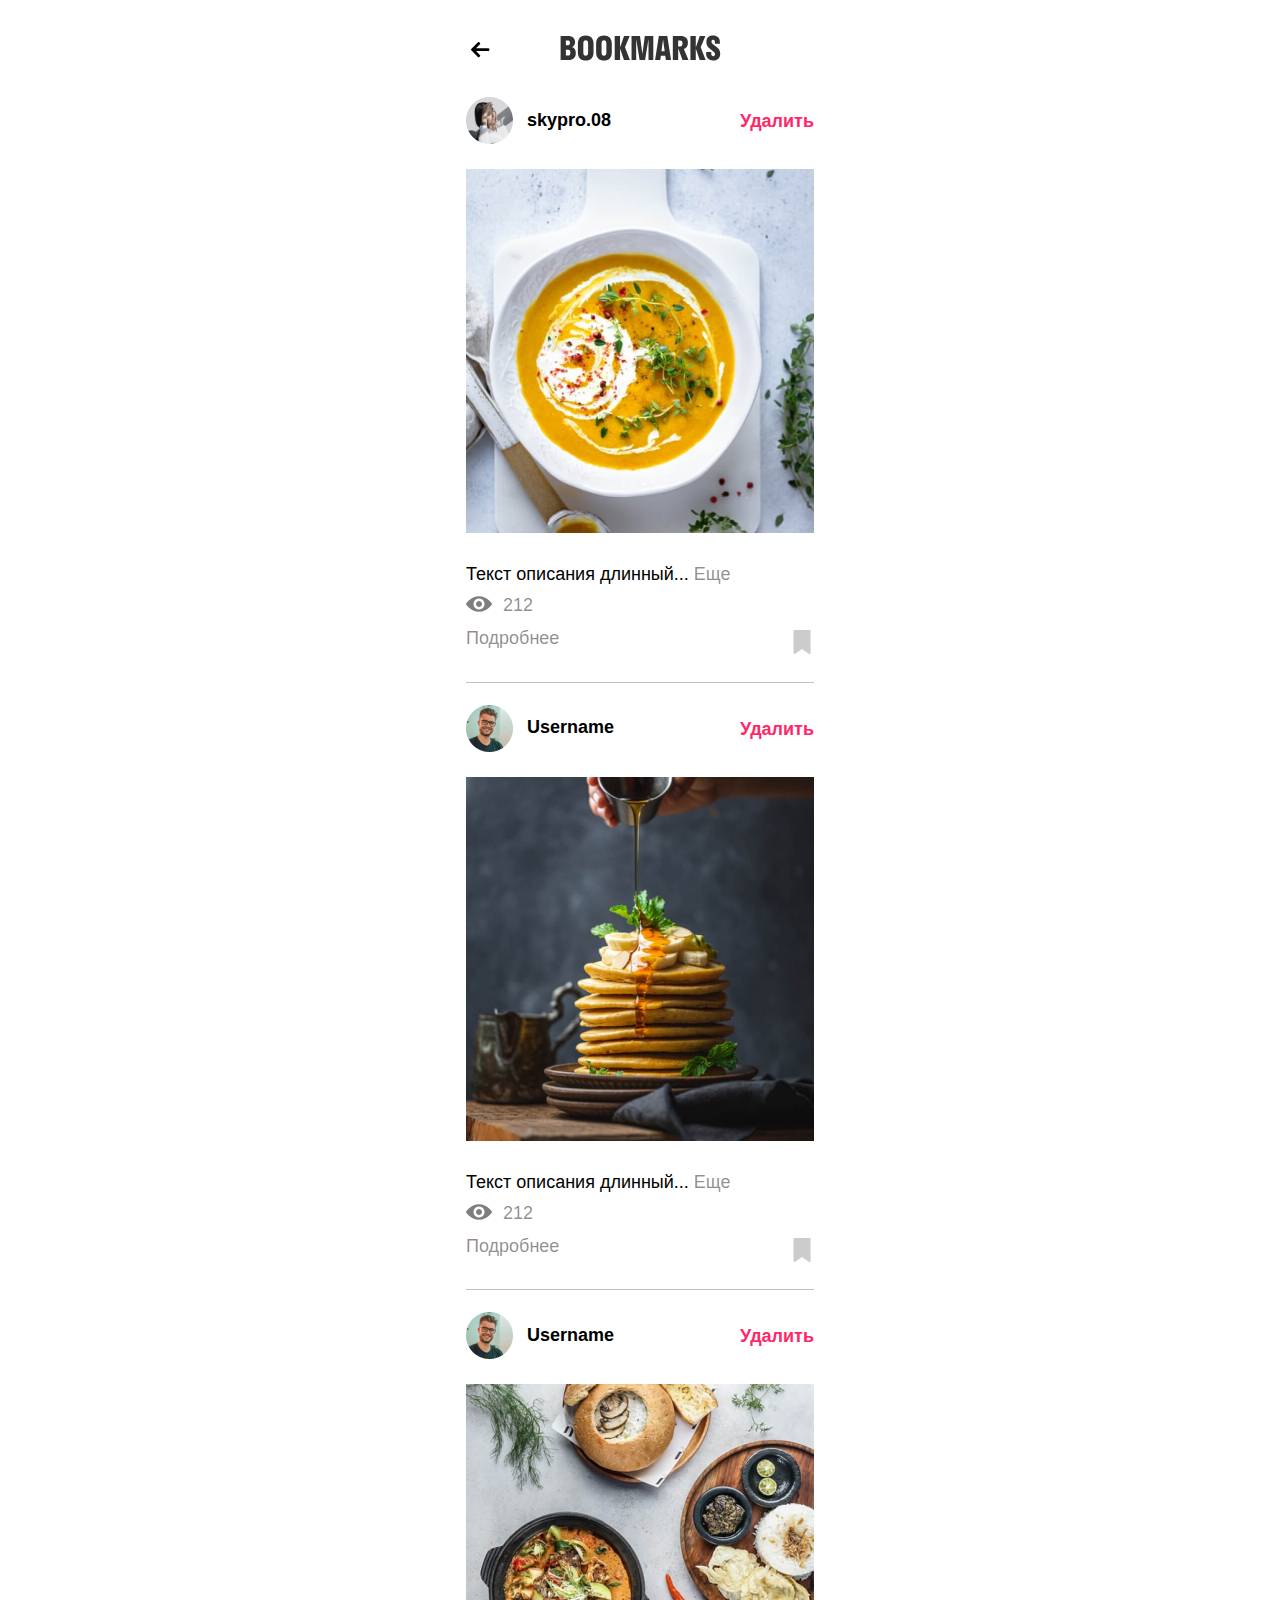
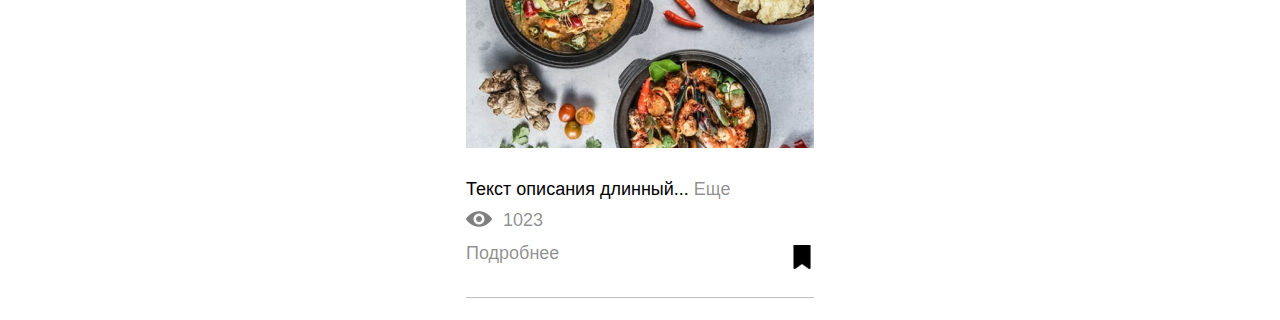
<file: templates/bookmarks.html>
<!DOCTYPE html>
<html lang="ru">

<head>
  <meta charset="UTF-8">
  <meta name="viewport" content="width=device-width, initial-scale=1.0">
  <title>SKYPROGRAM bookmarks</title>
  <link href="/static/css/styles.min.css" rel="stylesheet">
</head>

<body>
  <header class="container header">
    <div class="header__wrapper">
      <a href="/" class="header__btn-back">
        <svg class="header__btn-icon" width="19" height="16">
          <use xmlns:xlink="http://www.w3.org/1999/xlink" xlink:href="#back"></use>
        </svg>
      </a>
      <a href="/" class="header__logo-link">
        <svg class="header__logo" width="161" height="26">
          <use xmlns:xlink="http://www.w3.org/1999/xlink" xlink:href="#bookmarks"></use>
        </svg>
      </a>
    </div>
  </header>
  <main class="container">
    <section class="items">
      <div class="items__item item">
        <div class="item__top">
          <a href="/templates/user-feed.html" class="item__head">
            <div class="item__ava-wrap">
              <img src="/static/img/ava1.png" alt="" class="item__ava" width="47">
            </div>
            <span class="item__username">skypro.08</span>
          </a>
          <a href="#" class="item__delete">Удалить</a>
        </div>
        <a href="/templates/post.html" class="item__post-link">
          <img src="/static/img/post5.jpg" alt="" width="348" class="item__post-img">
        </a>
        <p class="item__descr">Текст описания длинный... <a href="/templates/post.html" class="item__btn-more">Еще</a></p>
        <div class="item__post-info">
          <div class="item__counter">
            <img src="/static/img/eye.png" alt="" class="item__counter-icon" width="26">
            <span class="item__counter-text">212</span>
          </div>
        </div>
        <div class="item__post-bottom">
          <a href="/templates/post.html" class="item__btn-more">Подробнее</a>
          <button type="button" class="item__bookmark-btn">
            <img src="/static/img/bookmark.png" alt="" class="item__bookmark-icon" width="24">
          </button>
        </div>
      </div>
      <div class="items__item item">
        <div class="item__top">
          <a href="/templates/user-feed.html" class="item__head">
            <div class="item__ava-wrap">
              <img src="/static/img/ava2.png" alt="" class="item__ava" width="47">
            </div>
            <span class="item__username">Username</span>
          </a>
          <a href="#" class="item__delete">Удалить</a>
        </div>
        <a href="/templates/post.html" class="item__post-link">
          <img src="/static/img/post6.jpg" alt="" width="348" class="item__post-img">
        </a>
        <p class="item__descr">Текст описания длинный... <a href="/templates/post.html" class="item__btn-more">Еще</a></p>
        <div class="item__post-info">
          <div class="item__counter">
            <img src="/static/img/eye.png" alt="" class="item__counter-icon" width="26">
            <span class="item__counter-text">212</span>
          </div>
        </div>
        <div class="item__post-bottom">
          <a href="/templates/post.html" class="item__btn-more">Подробнее</a>
          <button type="button" class="item__bookmark-btn">
            <img src="/static/img/bookmark.png" alt="" class="item__bookmark-icon" width="24">
          </button>
        </div>
      </div>
      <div class="items__item item">
        <div class="item__top">
          <a href="/templates/user-feed.html" class="item__head">
            <div class="item__ava-wrap">
              <img src="/static/img/ava2.png" alt="" class="item__ava" width="47">
            </div>
            <span class="item__username">Username</span>
          </a>
          <a href="#" class="item__delete">Удалить</a>
        </div>
        <a href="/templates/post.html" class="item__post-link">
          <img src="/static/img/post7.jpg" alt="" width="348" class="item__post-img">
        </a>
        <p class="item__descr">Текст описания длинный... <a href="/templates/post.html" class="item__btn-more">Еще</a></p>
        <div class="item__post-info">
          <div class="item__counter">
            <img src="/static/img/eye.png" alt="" class="item__counter-icon" width="26">
            <span class="item__counter-text">1023</span>
          </div>
        </div>
        <div class="item__post-bottom">
          <a href="/templates/post.html" class="item__btn-more">Подробнее</a>
          <button type="button" class="item__bookmark-btn active">
            <img src="/static/img/bookmark.png" alt="" class="item__bookmark-icon" width="24">
          </button>
        </div>
      </div>
    </section>
  </main>
  <svg xmlns="http://www.w3.org/2000/svg" style="display:none">
    <symbol id="back" viewbox="0 0 19 16" fill="none" width="19" height="16">
      <path d="m17.34 6.19.028.006H5.074L8.94 2.322c.19-.189.293-.445.293-.714 0-.269-.104-.523-.293-.713L8.338.294A.997.997 0 0 0 7.628 0a.997.997 0 0 0-.71.293L.293 6.917A.995.995 0 0 0 0 7.63c0 .27.103.524.293.713l6.625 6.625c.189.189.441.293.71.293.269 0 .52-.104.71-.293l.601-.602a.995.995 0 0 0 .293-.71.965.965 0 0 0-.293-.696L5.031 9.064h12.322c.554 0 1.02-.477 1.02-1.03v-.851c0-.554-.48-.994-1.033-.994Z" fill="#000" />
    </symbol>
    <symbol id="bookmarks" viewbox="0 0 161 26" fill="none" width="161" height="26">
      <path d="M0.6 25H8.856C12.984 25 15.8 22.6 15.8 18.216V17.576C15.8 14.824 14.328 12.936 12.088 12.04C13.912 11.208 15.064 9.672 15.064 7.336V7.016C15.064 3.08 12.248 0.999998 8.152 0.999998H0.6V25ZM7.64 5.48C9.144 5.48 9.944 6.056 9.944 7.56V7.88C9.944 9.576 9.144 10.28 7.64 10.28H5.88V5.48H7.64ZM8.056 14.76C9.528 14.76 10.36 15.464 10.36 17.384V17.704C10.36 19.688 9.528 20.52 8.056 20.52H5.88V14.76H8.056ZM25.7138 25.48C30.5778 25.48 33.5538 22.728 33.5538 17.16V8.84C33.5538 3.272 30.5778 0.519999 25.7138 0.519999C20.8498 0.519999 17.8738 3.272 17.8738 8.84V17.16C17.8738 22.728 20.8498 25.48 25.7138 25.48ZM25.7138 20.84C24.2098 20.84 23.3138 19.976 23.3138 17.32V8.68C23.3138 6.024 24.2418 5.16 25.7138 5.16C27.2178 5.16 28.1138 6.024 28.1138 8.68V17.32C28.1138 19.976 27.2178 20.84 25.7138 20.84ZM43.9638 25.48C48.8278 25.48 51.8038 22.728 51.8038 17.16V8.84C51.8038 3.272 48.8278 0.519999 43.9638 0.519999C39.0998 0.519999 36.1238 3.272 36.1238 8.84V17.16C36.1238 22.728 39.0998 25.48 43.9638 25.48ZM43.9638 20.84C42.4598 20.84 41.5638 19.976 41.5638 17.32V8.68C41.5638 6.024 42.4918 5.16 43.9638 5.16C45.4678 5.16 46.3638 6.024 46.3638 8.68V17.32C46.3638 19.976 45.4678 20.84 43.9638 20.84ZM60.0698 0.999998H54.6938V25H60.0698V13.544L63.9738 25H69.9258L64.9658 12.264L69.7018 0.999998H64.0378L60.0698 12.424V0.999998ZM85.1055 25L88.4975 3.976V25H93.2975V0.999998H84.7855L82.4175 19.08L79.9855 0.999998H71.5375V25H76.1775V3.944L79.6015 25H85.1055ZM98.8423 0.999998L95.0663 25H100.282L100.858 20.68H105.274L105.85 25H111.066L107.29 0.999998H98.8423ZM101.466 16.2L103.066 4.52L104.666 16.2H101.466ZM118.195 25V13.192L122.515 25H128.499L123.859 13.896C126.291 13.064 127.891 11.144 127.891 8.168V7.24C127.891 3.176 124.915 0.999998 120.819 0.999998H112.819V25H118.195ZM120.083 5.48C121.587 5.48 122.515 6.184 122.515 8.168V8.616C122.515 10.76 121.587 11.624 120.083 11.624H118.195V5.48H120.083ZM135.789 0.999998H130.413V25H135.789V13.544L139.693 25H145.645L140.685 12.264L145.421 0.999998H139.757L135.789 12.424V0.999998ZM146.368 6.952C146.368 10.216 147.808 12.136 149.888 13.704L152.448 15.656C154.112 16.936 155.072 17.672 155.072 19.304C155.072 20.456 154.368 21.16 153.184 21.16C152.032 21.16 151.264 20.264 151.264 18.856V17H146.144V19.08C146.144 23.208 149.312 25.48 153.184 25.48C157.056 25.48 160.224 23.24 160.224 18.664C160.224 15.56 158.688 13.608 156.64 12.072L153.984 10.024C152.416 8.84 151.488 8.136 151.488 6.568C151.488 5.448 152.192 4.84 153.152 4.84C154.208 4.84 154.88 5.544 154.88 7.016V8.68H159.904V6.92C159.904 2.6 156.928 0.519999 153.152 0.519999C149.44 0.519999 146.368 2.344 146.368 6.952Z" fill="black" fill-opacity="0.8" />
    </symbol>
  </svg>
</body>

</html>
</file>
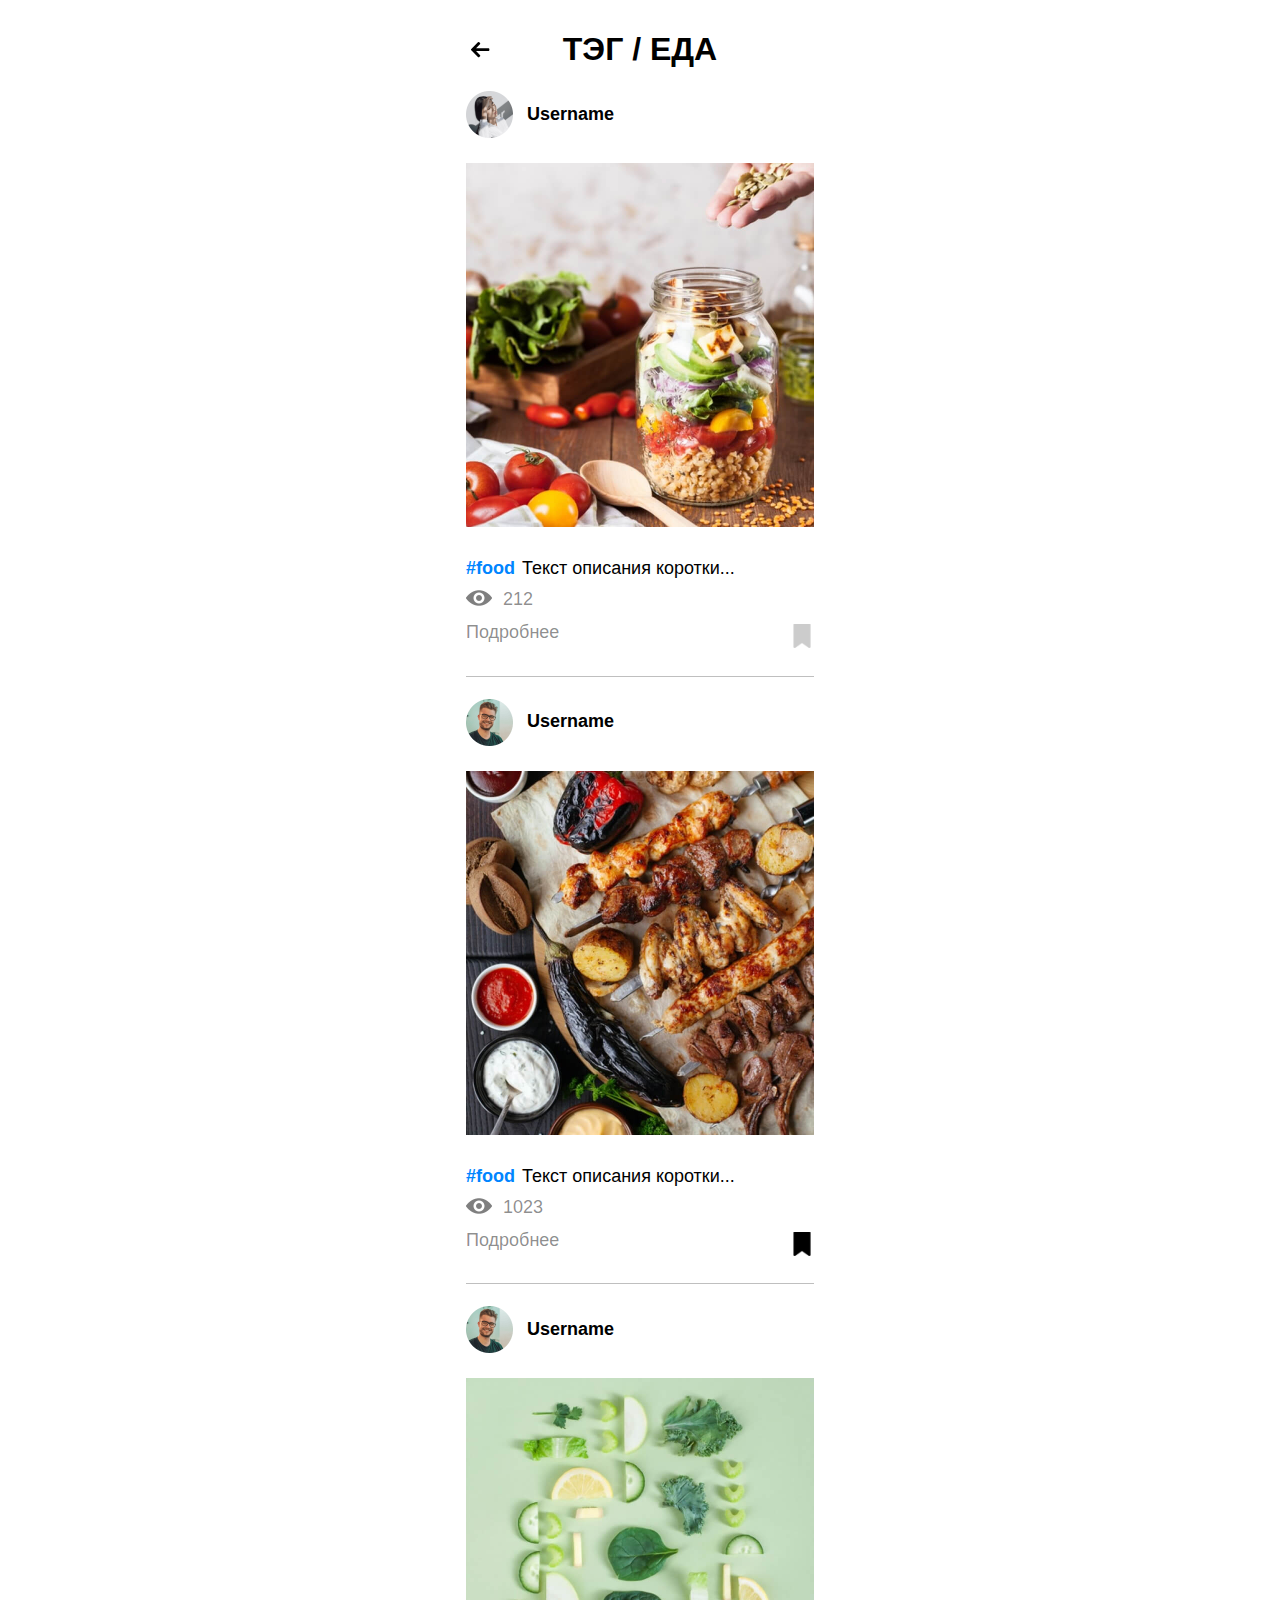
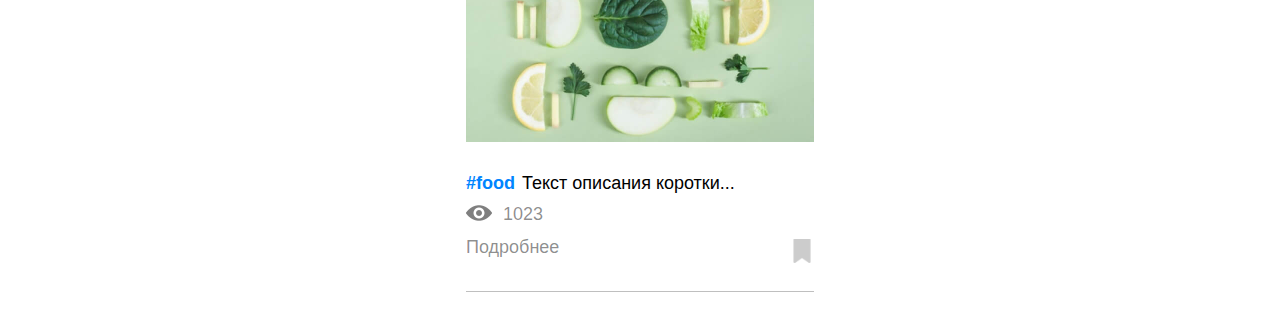
<file: templates/tag.html>
<!DOCTYPE html>
<html lang="ru">

<head>
  <meta charset="UTF-8">
  <meta name="viewport" content="width=device-width, initial-scale=1.0">
  <title>SKYPROGRAM tag</title>
  <link href="/static/css/styles.min.css" rel="stylesheet">
</head>

<body>
  <header class="container header">
    <div class="header__wrapper">
      <a href="/" class="header__btn-back">
        <svg class="header__btn-icon" width="19" height="16">
          <use xmlns:xlink="http://www.w3.org/1999/xlink" xlink:href="#back"></use>
        </svg>
      </a>
      <a href="#" class="header__nosvg">
        ТЭГ / ЕДА
      </a>
    </div>
  </header>
  <main class="container">
    <section class="items">
      <div class="items__item item">
        <div class="item__top">
          <a href="/templates/user-feed.html" class="item__head">
            <div class="item__ava-wrap">
              <img src="/static/img/ava1.png" alt="" class="item__ava" width="47">
            </div>
            <span class="item__username">Username</span>
          </a>
        </div>
        <a href="/templates/post.html" class="item__post-link">
          <img src="/static/img/post4.jpg" alt="" width="348" class="item__post-img">
        </a>
        <p class="item__descr"><a href="/templates/tag.html" class="item__tag">#food</a> Текст описания коротки...</p>
        <div class="item__post-info">
          <div class="item__counter">
            <img src="/static/img/eye.png" alt="" class="item__counter-icon" width="26">
            <span class="item__counter-text">212</span>
          </div>
        </div>
        <div class="item__post-bottom">
          <a href="/templates/post.html" class="item__btn-more">Подробнее</a>
          <button type="button" class="item__bookmark-btn">
            <img src="/static/img/bookmark.png" alt="" class="item__bookmark-icon" width="24">
          </button>
        </div>
      </div>
      <div class="items__item item">
        <div class="item__top">
          <a href="/templates/user-feed.html" class="item__head">
            <div class="item__ava-wrap">
              <img src="/static/img/ava2.png" alt="" class="item__ava" width="47">
            </div>
            <span class="item__username">Username</span>
          </a>
        </div>
        <a href="/templates/post.html" class="item__post-link">
          <img src="/static/img/post2.jpg" alt="" width="348" class="item__post-img">
        </a>
        <p class="item__descr"><a href="/templates/tag.html" class="item__tag">#food</a> Текст описания коротки...</p>
        <div class="item__post-info">
          <div class="item__counter">
            <img src="/static/img/eye.png" alt="" class="item__counter-icon" width="26">
            <span class="item__counter-text">1023</span>
          </div>
        </div>
        <div class="item__post-bottom">
          <a href="/templates/post.html" class="item__btn-more">Подробнее</a>
          <button type="button" class="item__bookmark-btn active">
            <img src="/static/img/bookmark.png" alt="" class="item__bookmark-icon" width="24">
          </button>
        </div>
      </div>
      <div class="items__item item">
        <div class="item__top">
          <a href="/templates/user-feed.html" class="item__head">
            <div class="item__ava-wrap">
              <img src="/static/img/ava2.png" alt="" class="item__ava" width="47">
            </div>
            <span class="item__username">Username</span>
          </a>
        </div>
        <a href="/templates/post.html" class="item__post-link">
          <img src="/static/img/post3.jpg" alt="" width="348" class="item__post-img">
        </a>
        <p class="item__descr"><a href="/templates/tag.html" class="item__tag">#food</a> Текст описания коротки...</p>
        <div class="item__post-info">
          <div class="item__counter">
            <img src="/static/img/eye.png" alt="" class="item__counter-icon" width="26">
            <span class="item__counter-text">1023</span>
          </div>
        </div>
        <div class="item__post-bottom">
          <a href="/templates/post.html" class="item__btn-more">Подробнее</a>
          <button type="button" class="item__bookmark-btn">
            <img src="/static/img/bookmark.png" alt="" class="item__bookmark-icon" width="24">
          </button>
        </div>
      </div>
    </section>
  </main>
  <svg xmlns="http://www.w3.org/2000/svg" style="display:none">
    <symbol id="back" viewbox="0 0 19 16" fill="none" width="19" height="16">
      <path d="m17.34 6.19.028.006H5.074L8.94 2.322c.19-.189.293-.445.293-.714 0-.269-.104-.523-.293-.713L8.338.294A.997.997 0 0 0 7.628 0a.997.997 0 0 0-.71.293L.293 6.917A.995.995 0 0 0 0 7.63c0 .27.103.524.293.713l6.625 6.625c.189.189.441.293.71.293.269 0 .52-.104.71-.293l.601-.602a.995.995 0 0 0 .293-.71.965.965 0 0 0-.293-.696L5.031 9.064h12.322c.554 0 1.02-.477 1.02-1.03v-.851c0-.554-.48-.994-1.033-.994Z" fill="#000" />
    </symbol>
    <symbol id="tag" viewbox="0 0 144 26" fill="none" width="144" height="26">
      <path d="M9.664 25V5.64h3.904V1H.32v4.64h3.904V25h5.44Zm7.178-24-3.776 24h5.216l.576-4.32h4.416L23.85 25h5.216L25.29 1h-8.448Zm2.624 15.2 1.6-11.68 1.6 11.68h-3.2Zm17.532 9.28c2.273 0 4.033-.928 5.056-2.848V25h3.968V12.04h-8.16v4.32h2.72v1.12c0 2.464-.928 3.36-2.4 3.36-1.504 0-2.4-.896-2.4-3.52V8.68c0-2.656.929-3.52 2.4-3.52 1.505 0 2.4.864 2.4 3.52v1.344h5.44V8.84c0-5.568-2.975-8.32-7.84-8.32-4.864 0-7.84 2.752-7.84 8.32v8.32c0 5.568 2.56 8.32 6.657 8.32ZM59.58 25l8-24h-3.84l-8 24h3.84Zm23.24 0v-9.28h5.472v-4.64H82.82V5.64h6.272V1H77.444v24h5.376Zm16.019.48c4.864 0 7.84-2.752 7.84-8.32V8.84c0-5.568-2.976-8.32-7.84-8.32s-7.84 2.752-7.84 8.32v8.32c0 5.568 2.976 8.32 7.84 8.32Zm0-4.64c-1.504 0-2.4-.864-2.4-3.52V8.68c0-2.656.928-3.52 2.4-3.52 1.504 0 2.4.864 2.4 3.52v8.64c0 2.656-.896 3.52-2.4 3.52Zm18.25 4.64c4.864 0 7.84-2.752 7.84-8.32V8.84c0-5.568-2.976-8.32-7.84-8.32s-7.84 2.752-7.84 8.32v8.32c0 5.568 2.976 8.32 7.84 8.32Zm0-4.64c-1.504 0-2.4-.864-2.4-3.52V8.68c0-2.656.928-3.52 2.4-3.52 1.504 0 2.4.864 2.4 3.52v8.64c0 2.656-.896 3.52-2.4 3.52ZM135.339 1h-7.52v24h7.52c4.864 0 7.84-2.688 7.84-8.16V9.16c0-5.472-2.976-8.16-7.84-8.16Zm0 19.36h-2.08V5.64h2.08c1.504 0 2.4.832 2.4 3.36v8c0 2.528-.896 3.36-2.4 3.36Z" fill="#000" fill-opacity=".8" />
    </symbol>
  </svg>
</body>

</html>
</file>
<file: static/css/styles.min.css>
/*! normalize.css v8.0.1 | MIT License | github.com/necolas/normalize.css */

@import url("https://fonts.googleapis.com/css2?family=Roboto:wght@300;400;500;700;900&display=swap");

html {
	line-height: 1.15;
	-webkit-text-size-adjust: 100%
}

body {
	margin: 0
}

main {
	display: block
}

h1 {
	font-size: 2em;
	margin: 0.67em 0
}

hr {
	box-sizing: content-box;
	height: 0;
	overflow: visible
}

pre {
	font-family: monospace, monospace;
	font-size: 1em
}

a {
	background-color: transparent
}

abbr[title] {
	border-bottom: none;
	text-decoration: underline;
	text-decoration: underline dotted
}

b,
strong {
	font-weight: bolder
}

code,
kbd,
samp {
	font-family: monospace, monospace;
	font-size: 1em
}

small {
	font-size: 80%
}

sub,
sup {
	font-size: 75%;
	line-height: 0;
	position: relative;
	vertical-align: baseline
}

sub {
	bottom: -0.25em
}

sup {
	top: -0.5em
}

img {
	border-style: none
}

button,
input,
optgroup,
select,
textarea {
	font-family: inherit;
	font-size: 100%;
	line-height: 1.15;
	margin: 0
}

button,
input {
	overflow: visible
}

button,
select {
	text-transform: none
}

button,
[type="button"],
[type="reset"],
[type="submit"] {
	-webkit-appearance: button
}

button::-moz-focus-inner,
[type="button"]::-moz-focus-inner,
[type="reset"]::-moz-focus-inner,
[type="submit"]::-moz-focus-inner {
	border-style: none;
	padding: 0
}

button:-moz-focusring,
[type="button"]:-moz-focusring,
[type="reset"]:-moz-focusring,
[type="submit"]:-moz-focusring {
	outline: 1px dotted ButtonText
}

fieldset {
	padding: 0.35em 0.75em 0.625em
}

legend {
	box-sizing: border-box;
	color: inherit;
	display: table;
	max-width: 100%;
	padding: 0;
	white-space: normal
}

progress {
	vertical-align: baseline
}

textarea {
	overflow: auto
}

[type="checkbox"],
[type="radio"] {
	box-sizing: border-box;
	padding: 0
}

[type="number"]::-webkit-inner-spin-button,
[type="number"]::-webkit-outer-spin-button {
	height: auto
}

[type="search"] {
	-webkit-appearance: textfield;
	outline-offset: -2px
}

[type="search"]::-webkit-search-decoration {
	-webkit-appearance: none
}

::-webkit-file-upload-button {
	-webkit-appearance: button;
	font: inherit
}

details {
	display: block
}

summary {
	display: list-item
}

template {
	display: none
}

[hidden] {
	display: none
}

body {
	font-family: 'Arial', sans-sefir;
	font-size: 18px;
	font-weight: 400;
	line-height: 29px;
	color: #000;
	background: #fff
}

a {
	cursor: pointer
}

p {
	margin: 0;
	padding: 0
}

img {
	height: auto
}

input,
button,
textarea {
	box-sizing: border-box;
	font-family: 'Arial', serif
}

.container {
	padding-left: 30px;
	padding-right: 30px;
	width: 100%;
	max-width: 348px;
	margin: 0 auto
}

.header__wrapper {
	position: relative;
	display: -webkit-box;
	display: -webkit-flex;
	display: -ms-flexbox;
	display: flex;
	-webkit-box-pack: center;
	-webkit-justify-content: center;
	-ms-flex-pack: center;
	justify-content: center;
	width: 100%;
	padding: 35px 0 27px
}

.header__btn-back {
	position: absolute;
	left: 5px;
	top: 38px
}

.header__nosvg {

    color: #000;
    font-size: 32px;
    text-decoration: none;
    font-weight: bold;

}

.header__logo-link {
	text-decoration: none
}

.header__logo {
	max-width: 100%
}

.header__logo-text {
  margin-top:0;
  color: black;
  text-transform: uppercase;
}

.header__bookmark-btn {
	position: absolute;
	right: 0;
	top: 34px;
	text-decoration: none;
	display: block
}

.header__bookmark-icon {
	display: inline-block;
	vertical-align: middle
}

.header__bookmark-counter {
	font-size: 18px;
	font-weight: bold;
	color: #000;
	vertical-align: middle
}

.item {
	margin-bottom: 22px;
	padding-bottom: 23px;
	border-bottom: 1px solid rgba(0, 0, 0, 0.25)
}

.item--post {
	border-bottom: none
}

.item__top {
	display: -webkit-box;
	display: -webkit-flex;
	display: -ms-flexbox;
	display: flex;
	-webkit-box-pack: justify;
	-webkit-justify-content: space-between;
	-ms-flex-pack: justify;
	justify-content: space-between;
	-webkit-box-align: start;
	-webkit-align-items: start;
	-ms-flex-align: start;
	align-items: start
}

.item__delete {
	display: inline-block;
	padding-top: 10px;
	font-weight: bold;
	text-decoration: none;
	color: #FF2768
}

.item__head {
	display: -webkit-box;
	display: -webkit-flex;
	display: -ms-flexbox;
	display: flex;
	-webkit-box-align: center;
	-webkit-align-items: center;
	-ms-flex-align: center;
	align-items: center;
	text-decoration: none;
	margin-bottom: 16px
}

.item__ava-wrap {
	padding-right: 14px
}

.item__username {
	font-weight: bold;
	color: #000;
	padding-bottom: 10px
}

.item__post-link {
	display: block;
	line-height: 0;
	margin-bottom: 27px
}

.item__descr {
	margin-bottom: 2px
}

.item__text {
	margin-top: 23px;
	margin-bottom: 29px
}

.item__tag {
	display: inline-block;
	padding-right: 2px;
	font-weight: bold;
	color: #0085FF;
	text-decoration: none
}

.item__post-info {
	display: -webkit-box;
	display: -webkit-flex;
	display: -ms-flexbox;
	display: flex;
	-webkit-box-pack: justify;
	-webkit-justify-content: space-between;
	-ms-flex-pack: justify;
	justify-content: space-between;
	-webkit-box-align: center;
	-webkit-align-items: center;
	-ms-flex-align: center;
	align-items: center
}

.item__counter {
	display: -webkit-box;
	display: -webkit-flex;
	display: -ms-flexbox;
	display: flex;
	-webkit-box-align: center;
	-webkit-align-items: center;
	-ms-flex-align: center;
	align-items: center
}

.item__counter-icon {
	width: 26px;
	padding-bottom: 3px
}

.item__counter-text {
	padding-left: 11px;
	color: rgba(0, 0, 0, 0.45)
}

.item__comments-counter {
	color: rgba(0, 0, 0, 0.45)
}

.item__btn-more {
	display: inline-block;
	color: rgba(0, 0, 0, 0.45);
	text-decoration: none
}

.item__post-bottom {
	padding-top: 4px;
	display: -webkit-box;
	display: -webkit-flex;
	display: -ms-flexbox;
	display: flex;
	-webkit-box-pack: justify;
	-webkit-justify-content: space-between;
	-ms-flex-pack: justify;
	justify-content: space-between
}

.item__bookmark-btn {
	padding: 0;
	padding-top: 6px;
	border: none;
	outline: none;
	background: none;
	box-shadow: none;
	opacity: 0.2;
	-webkit-transition: all 0.5s linear;
	transition: all 0.5s linear
}

.item__bookmark-btn.active,
.item__bookmark-btn:hover {
	opacity: 1
}

.item__top .item__bookmark-btn {
	margin-top: 5px
}

.item__bottom {
	padding-top: 24px;
	padding-bottom: 30px;
	border-top: 1px solid #000;
	line-height: 20px
}

.item__comments {
	padding-top: 20px;
	margin-bottom: 32px;
	border-bottom: 1px solid rgba(0, 0, 0, 0.25)
}

.item__comment {
	margin-bottom: 23px
}

.search {
	padding-bottom: 28px;
	margin-bottom: 28px;
	border-bottom: 1px solid rgba(0, 0, 0, 0.25)
}

.search__input {
	display: block;
	width: 100%;
	padding: 18px 18px 16px;
	background: rgba(196, 196, 196, 0.25);
	border-radius: 6px;
	border: none;
	box-shadow: none;
	outline: none
}

.search__results {
	padding-top: 20px;
	text-align: center;
	font-size: 18px;
	color: rgba(0, 0, 0, 0.45)
}

.comment-form__input-wrap {
	margin-bottom: 20px
}

.comment-form__input,
.comment-form__textarea {
	display: block;
	width: 100%;
	padding: 12px 10px;
	border-radius: 6px;
	border: 1px solid rgba(0, 0, 0, 0.45);
	outline: none
}

.comment-form__btn {
	color: #fff;
	padding: 16px 24px;
	border-radius: 6px;
	background: #000;
	border: none;
	outline: none;
	-webkit-transition: all 0.5s linear;
	transition: all 0.5s linear
}

.comment-form__btn:hover {
	opacity: 0.75
}


/*# sourceMappingURL=styles.min.css.map */
</file>
